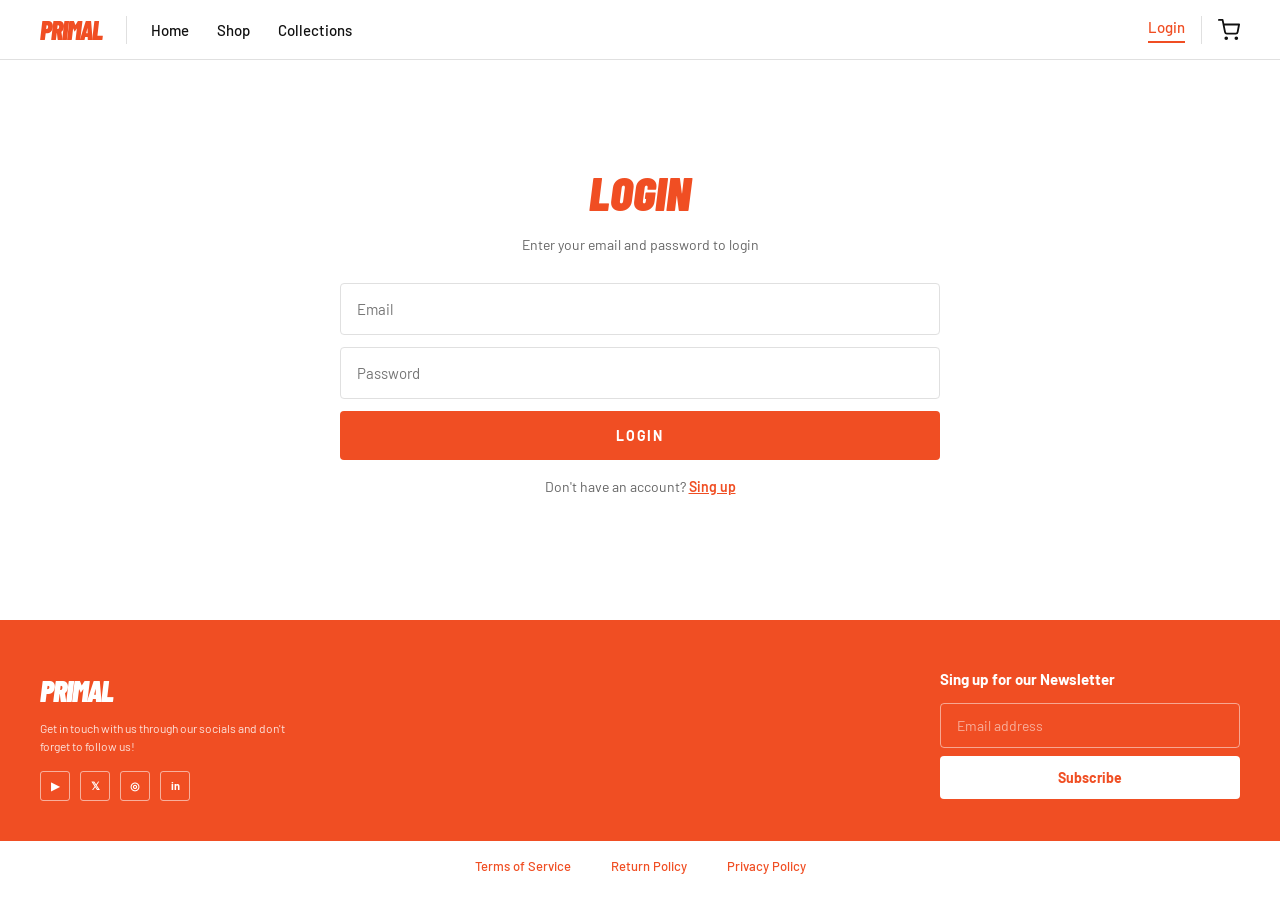
<file: add-product.html>
<!DOCTYPE html>
<html lang="nl">
<head>
  <meta charset="UTF-8">
  <meta name="viewport" content="width=device-width, initial-scale=1.0">
  <title>Add Product – PRIMAL</title>
  <link rel="preconnect" href="https://fonts.googleapis.com">
  <link href="https://fonts.googleapis.com/css2?family=Barlow+Condensed:ital,wght@0,400;0,700;0,900;1,900&family=Barlow:wght@400;500;600;700&display=swap" rel="stylesheet">
  <link rel="stylesheet" href="style.css">
</head>
<body>

  <div id="navbar-placeholder"></div>

  <main>
    <section class="addprod-page" aria-label="Product toevoegen">
      <div class="addprod-box">

        <h1>Add product</h1>

        <div class="form-group">
          <label for="prod-name" class="form-label">Product name</label>
          <input type="text" id="prod-name" class="form-input" placeholder="bijv. Star Hoodie" aria-label="Productnaam" required>
        </div>

        <div class="form-group">
          <label for="prod-desc" class="form-label">Product description</label>
          <textarea id="prod-desc" class="form-input" placeholder="Omschrijf het product..." aria-label="Productomschrijving" required></textarea>
        </div>

        <div class="form-group">
          <label for="prod-price" class="form-label">Product price in euros</label>
          <input type="number" id="prod-price" class="form-input" placeholder="bijv. 69" min="1" step="1" aria-label="Prijs in euro" required>
        </div>

        <div class="form-group">
          <label class="form-label">Primary image</label>

          <label for="file-input" class="img-upload-label">
            <svg width="18" height="18" viewBox="0 0 24 24" fill="none" stroke="currentColor" stroke-width="2" stroke-linecap="round" stroke-linejoin="round">
              <rect x="3" y="3" width="18" height="18" rx="2"/><circle cx="8.5" cy="8.5" r="1.5"/>
              <polyline points="21 15 16 10 5 21"/>
            </svg>
            Add image
          </label>
          <input type="file" id="file-input" accept="image/*" onchange="onFileSelect(event)">

          <input type="url" id="img-url" class="form-input img-url-input"
                 placeholder="Of plak een afbeelding-URL"
                 aria-label="Afbeelding URL"
                 oninput="onUrlInput()">

          <img id="img-preview" src="" alt="Voorvertoning afbeelding">
        </div>

        <p class="form-err" id="form-err" role="alert"></p>

        <button class="btn-addprod" onclick="handleAddProduct()">ADD PRODUCT</button>

        <p class="form-ok" id="form-ok" role="status">Product succesvol toegevoegd! Je wordt doorgestuurd naar de shop...</p>

      </div>
    </section>
  </main>

  <div id="footer-placeholder"></div>

  <script src="script.js"></script>
  <script src="components.js"></script>
  <script>
    let imageData = null; 

    function onFileSelect(e) {
      const file = e.target.files[0];
      if (!file) return;
      const reader = new FileReader();
      reader.onload = ev => {
        imageData = ev.target.result;
        showPreview(imageData);
        document.getElementById('img-url').value = '';
      };
      reader.readAsDataURL(file);
    }

    function onUrlInput() {
      const url = document.getElementById('img-url').value.trim();
      imageData = url || null;
      if (url) showPreview(url);
      else document.getElementById('img-preview').style.display = 'none';
    }

    function showPreview(src) {
      const el = document.getElementById('img-preview');
      el.src = src;
      el.style.display = 'block';
      el.onerror = () => { el.style.display = 'none'; showToast('Afbeelding kon niet worden geladen.'); };
    }

    function handleAddProduct() {
      const name  = document.getElementById('prod-name').value.trim();
      const desc  = document.getElementById('prod-desc').value.trim();
      const price = parseFloat(document.getElementById('prod-price').value);
      const errEl = document.getElementById('form-err');
      const okEl  = document.getElementById('form-ok');

      errEl.classList.remove('show');
      okEl.classList.remove('show');

      if (!name)             { errEl.textContent = 'Voer een productnaam in.';   errEl.classList.add('show'); return; }
      if (!desc)             { errEl.textContent = 'Voer een omschrijving in.'; errEl.classList.add('show'); return; }
      if (!price || price<1) { errEl.textContent = 'Voer een geldige prijs in.'; errEl.classList.add('show'); return; }

      const image = imageData ||
        `https://placehold.co/600x800/f5f5f5/aaa?text=${encodeURIComponent(name)}`;

      const userProds = lsGet('primal_user_products', []);
      const maxId     = userProds.reduce((m, p) => Math.max(m, p.id), 100);

      const newProd = {
        id:          maxId + 1,
        name:        name,
        color:       '',
        price:       price,
        image:       image,
        description: desc,
        category:    'other',
        sizes:       ['S', 'M', 'L', 'XL'],
        addedAt:     Date.now() 
      };

      userProds.push(newProd);
      lsSet('primal_user_products', userProds);

      okEl.classList.add('show');
      setTimeout(() => { window.location.href = 'shop.html'; }, 1500);
    }

    document.addEventListener('DOMContentLoaded', () => {
      injectNavbar('');
      injectFooter();
      updateNavAuth();
      updateCartBadge();
      initMobileMenu();

      if (!getCurrentUser()) {
        window.location.href = 'login.html';
      }
    });
  </script>
</body>
</html>
</file>
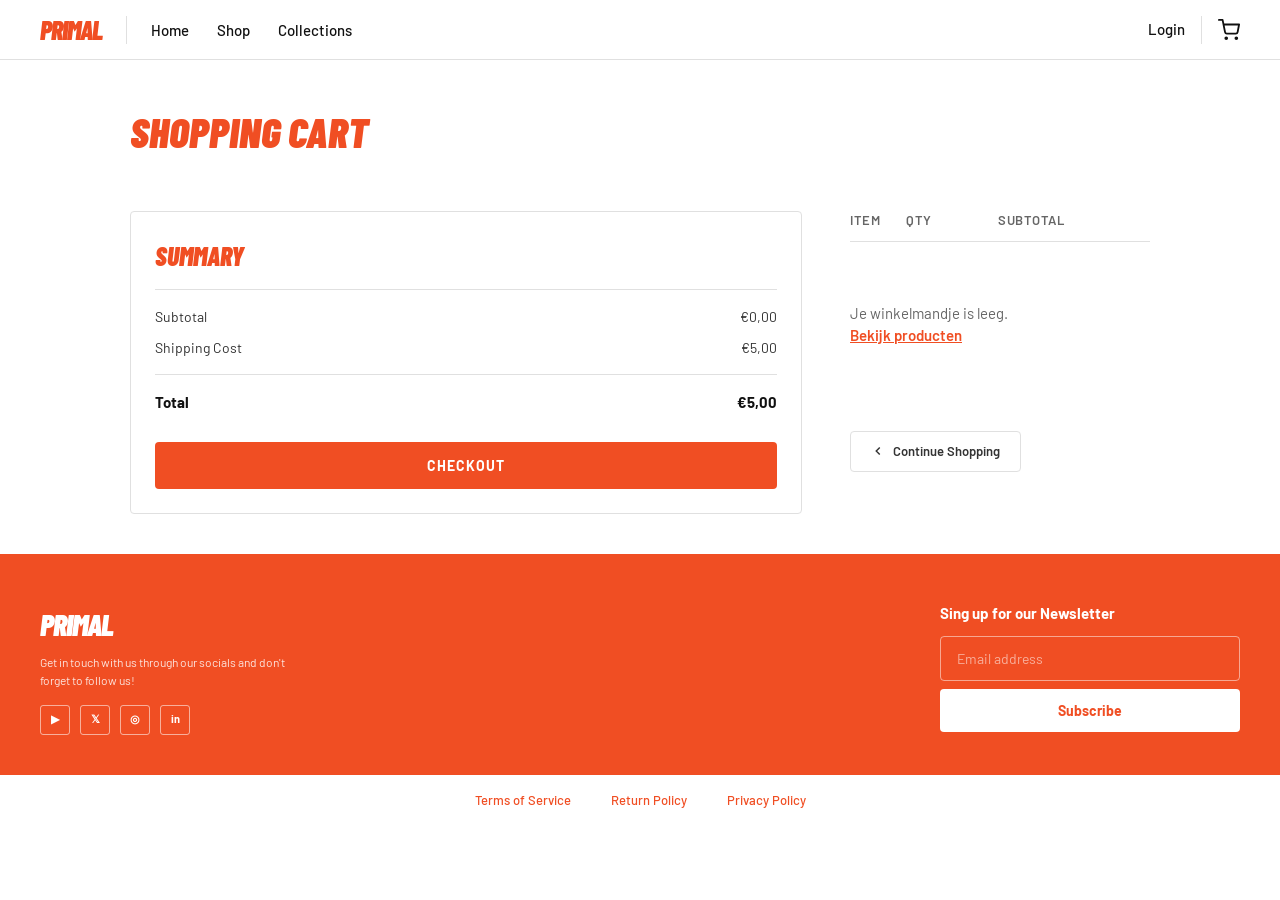
<file: cart.html>
<!DOCTYPE html>
<html lang="nl">
<head>
<meta charset="UTF-8">
<meta name="viewport" content="width=device-width, initial-scale=1.0">
<title>Shopping Cart – PRIMAL</title>
<link rel="preconnect" href="https://fonts.googleapis.com">
<link href="https://fonts.googleapis.com/css2?family=Barlow+Condensed:ital,wght@0,400;0,700;0,900;1,900&family=Barlow:wght@400;500;600;700&display=swap" rel="stylesheet">
<link rel="stylesheet" href="style.css">
</head>
<body>

  <div id="navbar-placeholder"></div>

  <main>
    <div class="cart-wrap">

      <h1 class="cart-heading">Shopping Cart</h1>

      <div>
        <div class="cart-head" role="row">
          <span>Item</span>
          <span>Qty</span>
          <span>Subtotal</span>
          <span></span>
        </div>

        <div id="cart-items"></div>

        <a href="shop.html" class="btn-continue" aria-label="Verder winkelen">
          <svg width="14" height="14" viewBox="0 0 24 24" fill="none" stroke="currentColor" stroke-width="2.5"><polyline points="15 18 9 12 15 6"/></svg>
          Continue Shopping
        </a>
      </div>

      <div class="cart-summary" aria-label="Besteloverzicht">
        <h2>Summary</h2>

        <div class="sum-row">
          <span>Subtotal</span>
          <span id="sum-sub">€0,00</span>
        </div>

        <div class="sum-row">
          <span>Shipping Cost</span>
          <span>€5,00</span>
        </div>

        <div class="sum-row sum-row--total">
          <span>Total</span>
          <span id="sum-total">€5,00</span>
        </div>

        <button class="btn-checkout" onclick="showToast('Checkout binnenkort beschikbaar!')">
          Checkout
        </button>
      </div>

    </div>
  </main>

  <div id="footer-placeholder"></div>

  <script src="script.js"></script>
  <script src="components.js"></script>
  <script>
    const SHIP = 5; 

    function fmt(n) {
      return `€${n.toFixed(2).replace('.', ',')}`;
    }

    function renderCart() {
      const cart = getCart();
      const container = document.getElementById('cart-items');
      container.innerHTML = '';

      if (cart.length === 0) {
        container.innerHTML = `
          <div class="cart-empty">
            <p>Je winkelmandje is leeg.</p>
            <a href="shop.html">Bekijk producten</a>
          </div>`;
        document.getElementById('sum-sub').textContent   = '€0,00';
        document.getElementById('sum-total').textContent = fmt(SHIP);
        return;
      }

      let subtotal = 0;

      cart.forEach((item, i) => {
        const rowTotal = item.price * item.qty;
        subtotal += rowTotal;

        const fullName = item.color
          ? `${item.name} – ${item.color}`.toUpperCase()
          : item.name.toUpperCase();

        const row = document.createElement('div');
        row.className = 'cart-row';
        row.setAttribute('role', 'row');
        row.innerHTML = `
          <!-- Productafbeelding -->
          <div class="cart-row__img">
            <img src="${item.image}" alt="${item.name}" loading="lazy"
                 onerror="this.src='https://placehold.co/90x90/f5f5f5/aaa?text=IMG'">
          </div>
          <!-- Naam + maat -->
          <div>
            <p class="cart-row__name">${fullName}</p>
            <p class="cart-row__size">Size ${item.size}</p>
          </div>
          <!-- Aantal -->
          <div class="cart-row__qty">${item.qty}</div>
          <!-- Subtotaal -->
          <div class="cart-row__sub">€${rowTotal}</div>
          <!-- Verwijderknop -->
          <button class="cart-row__rm" onclick="removeItem(${i})" aria-label="${item.name} verwijderen">×</button>
        `;
        container.appendChild(row);
      });

      document.getElementById('sum-sub').textContent   = fmt(subtotal);
      document.getElementById('sum-total').textContent = fmt(subtotal + SHIP);
    }

    function removeItem(index) {
      removeFromCart(index);
      renderCart();
    }

    document.addEventListener('DOMContentLoaded', () => {
      injectNavbar('');
      injectFooter();
      updateNavAuth();
      updateCartBadge();
      initMobileMenu();
      renderCart();
    });
  </script>
</body>
</html>
</file>
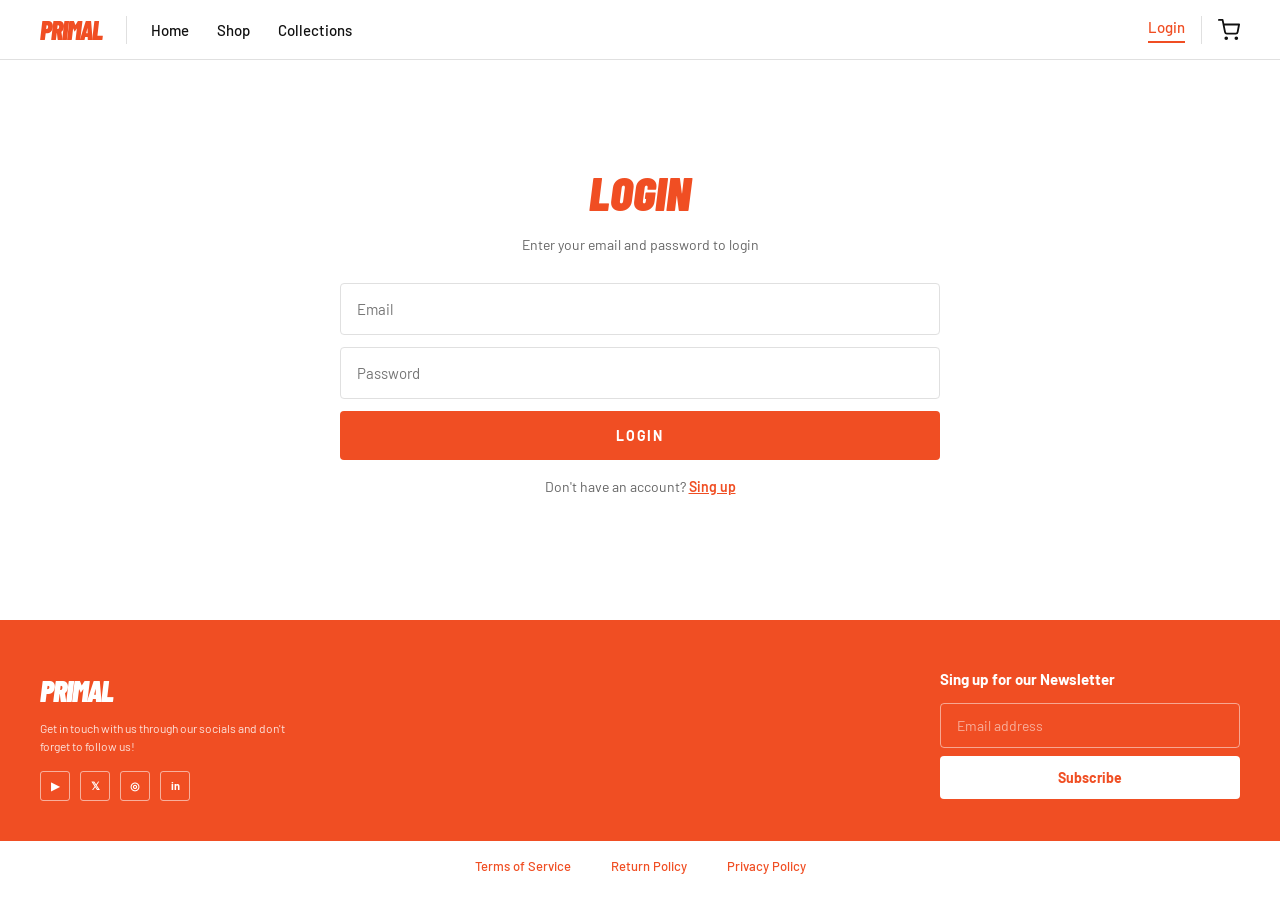
<file: login.html>
<!DOCTYPE html>
<html lang="nl">
<head>
<meta charset="UTF-8">
<meta name="viewport" content="width=device-width, initial-scale=1.0">
<title>Login – PRIMAL</title>
<link rel="preconnect" href="https://fonts.googleapis.com">
<link href="https://fonts.googleapis.com/css2?family=Barlow+Condensed:ital,wght@0,400;0,700;0,900;1,900&family=Barlow:wght@400;500;600;700&display=swap" rel="stylesheet">
<link rel="stylesheet" href="style.css">
</head>
<body>

  <div id="navbar-placeholder"></div>

  <main>
    <section class="auth-page" aria-label="Inlogformulier">
      <div class="auth-box">

        <h1>Login</h1>
        <p>Enter your email and password to login</p>

        <input type="email"    id="email"    class="auth-input" placeholder="Email"    autocomplete="email"            aria-label="E-mailadres" required>
        <input type="password" id="password" class="auth-input" placeholder="Password" autocomplete="current-password" aria-label="Wachtwoord"  required>

        <p class="auth-err" id="err" role="alert"></p>

        <button class="btn-auth" onclick="handleLogin()">LOGIN</button>

        <p class="auth-switch">Don't have an account? <a href="signup.html">Sing up</a></p>

      </div>
    </section>
  </main>

  <div id="footer-placeholder"></div>

  <script src="script.js"></script>
  <script src="components.js"></script>
  <script>

    function handleLogin() {
      const email    = document.getElementById('email').value.trim();
      const password = document.getElementById('password').value;
      const err      = document.getElementById('err');
      err.classList.remove('show');

      if (!email || !password) {
        err.textContent = 'Vul alle velden in.';
        err.classList.add('show');
        return;
      }

      const users = lsGet('primal_users', []);
      const user  = users.find(u => u.email === email && u.password === password);

      if (!user) {
        err.textContent = 'Onjuist e-mailadres of wachtwoord.';
        err.classList.add('show');
        return;
      }

      lsSet('primal_current_user', email);
      window.location.href = 'index.html';
    }

    document.addEventListener('keydown', e => { if (e.key === 'Enter') handleLogin(); });

    document.addEventListener('DOMContentLoaded', () => {
      injectNavbar('login');
      injectFooter();
      updateNavAuth();
      updateCartBadge();
      initMobileMenu();
      if (getCurrentUser()) window.location.href = 'index.html';
    });
  </script>
</body>
</html>
</file>
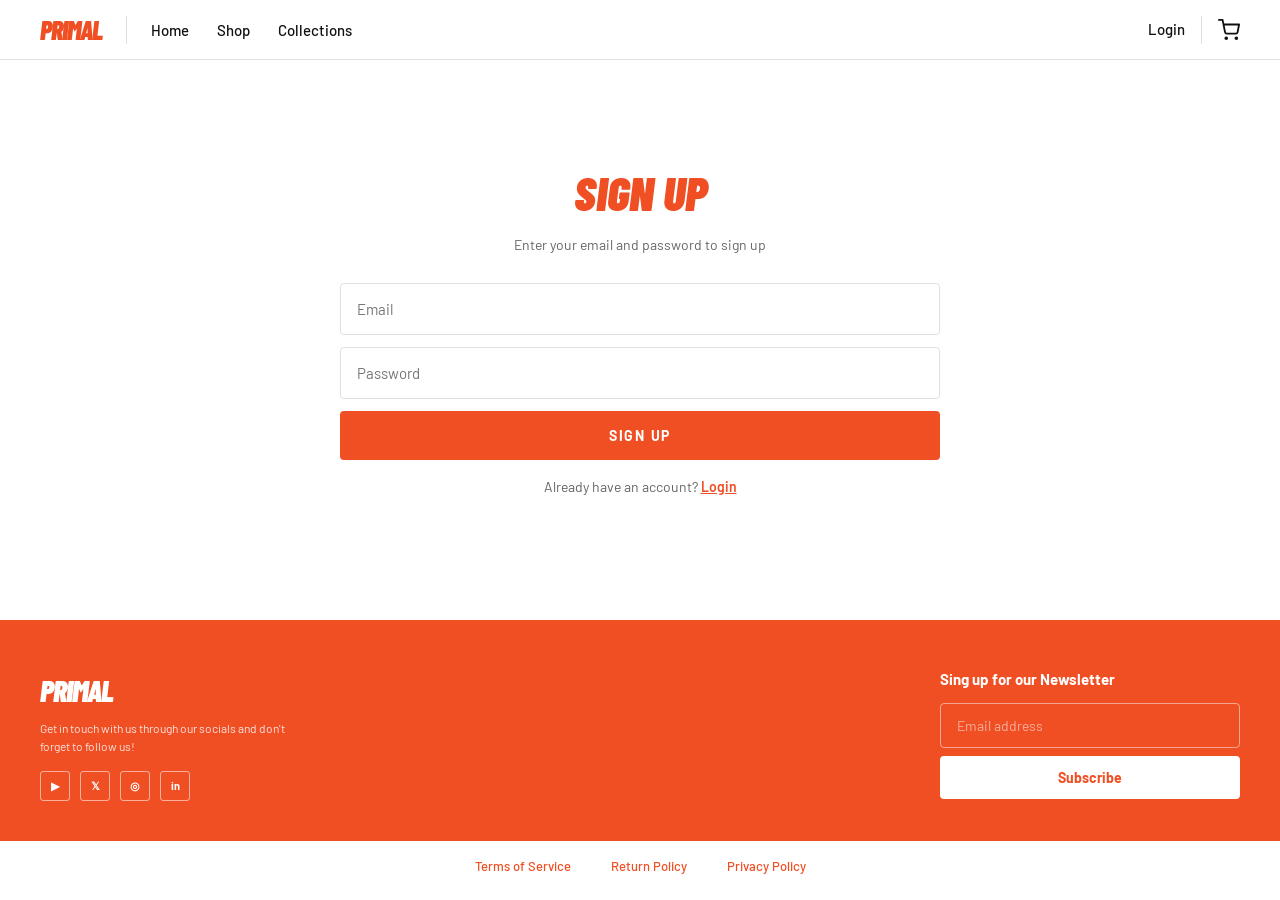
<file: signup.html>
<!DOCTYPE html>
<html lang="nl">
<head>
<meta charset="UTF-8">
<meta name="viewport" content="width=device-width, initial-scale=1.0">
<title>Sign Up – PRIMAL</title>
<link rel="preconnect" href="https://fonts.googleapis.com">
<link href="https://fonts.googleapis.com/css2?family=Barlow+Condensed:ital,wght@0,400;0,700;0,900;1,900&family=Barlow:wght@400;500;600;700&display=swap" rel="stylesheet">
<link rel="stylesheet" href="style.css">
</head>
<body>

  <div id="navbar-placeholder"></div>

  <main>
    <section class="auth-page" aria-label="Registratieformulier">
      <div class="auth-box">

        <h1>Sign Up</h1>
        <p>Enter your email and password to sign up</p>

        <input type="email"    id="email"    class="auth-input" placeholder="Email"    autocomplete="email"       aria-label="E-mailadres" required>
        <input type="password" id="password" class="auth-input" placeholder="Password" autocomplete="new-password" aria-label="Wachtwoord"  required>

        <p class="auth-err" id="err" role="alert"></p>

        <button class="btn-auth" onclick="handleSignUp()">SIGN UP</button>

        <p class="auth-switch">Already have an account? <a href="login.html">Login</a></p>

      </div>
    </section>
  </main>

  <div id="footer-placeholder"></div>

  <script src="script.js"></script>
  <script src="components.js"></script>
  <script>

    function handleSignUp() {
      const email    = document.getElementById('email').value.trim();
      const password = document.getElementById('password').value;
      const err      = document.getElementById('err');
      err.classList.remove('show');

      if (!email || !password) {
        err.textContent = 'Vul alle velden in.';
        err.classList.add('show');
        return;
      }
      if (!email.includes('@') || !email.includes('.')) {
        err.textContent = 'Voer een geldig e-mailadres in.';
        err.classList.add('show');
        return;
      }
      if (password.length < 6) {
        err.textContent = 'Wachtwoord moet minimaal 6 tekens bevatten.';
        err.classList.add('show');
        return;
      }

      const users = lsGet('primal_users', []);

      if (users.some(u => u.email === email)) {
        err.textContent = 'Dit e-mailadres is al geregistreerd.';
        err.classList.add('show');
        return;
      }

      users.push({ email, password });
      lsSet('primal_users', users);

      showToast('Account aangemaakt! Je wordt doorgestuurd naar de loginpagina.');
      setTimeout(() => { window.location.href = 'login.html'; }, 1200);
    }

    document.addEventListener('keydown', e => { if (e.key === 'Enter') handleSignUp(); });

    document.addEventListener('DOMContentLoaded', () => {
      injectNavbar('');
      injectFooter();
      updateNavAuth();
      updateCartBadge();
      initMobileMenu();
      if (getCurrentUser()) window.location.href = 'index.html';
    });
  </script>
</body>
</html>
</file>
<file: style.css>
:root {
  --red:        #f04e23;
  --red-dark:   #d43d15;
  --black:      #111111;
  --white:      #ffffff;
  --grey-bg:    #f5f5f5;
  --grey-border:#e0e0e0;
  --grey-text:  #666666;
  --grey-dark:  #333333;
  --font-head:  'Barlow Condensed', 'Arial Narrow', Arial, sans-serif;
  --font-body:  'Barlow', Arial, sans-serif;
  --ease:       0.2s ease;
}

/* Reset */
*, *::before, *::after { box-sizing: border-box; margin: 0; padding: 0; }
html { scroll-behavior: smooth; }
body { font-family: var(--font-body); color: var(--black); background: var(--white); line-height: 1.5; }
img { max-width: 100%; display: block; }
a { color: inherit; text-decoration: none; }
ul { list-style: none; }
button { cursor: pointer; border: none; background: none; font-family: inherit; }
input, textarea { font-family: inherit; }

/* NAVBAR */
.navbar {
  display: flex;
  align-items: center;
  padding: 0 40px;
  height: 60px;
  background: var(--white);
  border-bottom: 1px solid var(--grey-border);
  position: sticky;
  top: 0;
  z-index: 200;
}

.navbar__logo-text {
  font-family: var(--font-head);
  font-size: 26px;
  font-weight: 900;
  font-style: italic;
  color: var(--red);
  letter-spacing: -1px;
  text-transform: uppercase;
}

.navbar__div {
  width: 1px;
  height: 28px;
  background: var(--grey-border);
  margin: 0 24px;
}

.navbar__links {
  display: flex;
  gap: 28px;
  flex: 1;
}

.navbar__links a {
  font-size: 15px;
  font-weight: 500;
  color: var(--black);
  padding-bottom: 4px;
  border-bottom: 2px solid transparent;
  transition: border-color var(--ease);
}

.navbar__links a.active,
.navbar__links a:hover {
  border-bottom-color: var(--red);
}

.navbar__right {
  display: flex;
  align-items: center;
  gap: 16px;
  margin-left: auto;
}

.nav-login-link {
  font-size: 15px;
  font-weight: 500;
  color: var(--black);
  transition: color var(--ease);
}
.nav-login-link:hover { color: var(--red); }
.nav-login-link.active {
  color: var(--red);
  border-bottom: 2px solid var(--red);
  padding-bottom: 2px;
}

.navbar__right-div {
  width: 1px;
  height: 28px;
  background: var(--grey-border);
}

.nav-cart-btn {
  position: relative;
  display: flex;
  align-items: center;
  color: var(--black);
  transition: color var(--ease);
}
.nav-cart-btn:hover { color: var(--red); }

.cart-badge {
  position: absolute;
  top: -7px;
  right: -9px;
  background: var(--red);
  color: var(--white);
  font-size: 10px;
  font-weight: 700;
  width: 18px;
  height: 18px;
  border-radius: 50%;
  display: none;
  align-items: center;
  justify-content: center;
}

.nav-add-btn {
  display: none;
  align-items: center;
  color: var(--red);
  transition: opacity var(--ease);
}
.nav-add-btn:hover { opacity: 0.75; }

.nav-hamburger {
  display: none;
  flex-direction: column;
  gap: 5px;
  margin-left: auto;
  padding: 4px;
}
.nav-hamburger span {
  display: block;
  width: 22px;
  height: 2px;
  background: var(--black);
  border-radius: 2px;
}

.navbar__mobile {
  display: none;
  position: absolute;
  top: 60px;
  left: 0; right: 0;
  background: var(--white);
  border-bottom: 1px solid var(--grey-border);
  padding: 16px 24px;
  z-index: 199;
}
.navbar__mobile.open { display: block; }
.navbar__mobile a {
  display: block;
  padding: 10px 0;
  font-size: 15px;
  font-weight: 500;
  border-bottom: 1px solid var(--grey-border);
}
.navbar__mobile a:last-child { border-bottom: none; }

/* HOME */
.hero {
  display: grid;
  grid-template-columns: 2fr 1fr;
  height: 460px;
}

.hero__left {
  position: relative;
  overflow: hidden;
  background: #1e1e1e;
}
.hero__left img {
  width: 100%; height: 100%;
  object-fit: cover;
  opacity: 1;
}
.hero__left-text {
  position: absolute;
  bottom: 36px;
  left: 36px;
  right: 36px;
}
.hero__left-text h1 {
  font-family: 'Barlow', Arial, sans-serif;
  font-size: 56px;
  font-weight: 900;
  font-style: normal;
  text-transform: none;
  line-height: 1.05;
  letter-spacing: -0.5px;
  color: transparent;
  -webkit-text-stroke: 3px var(--white);
  paint-order: stroke fill;
}
.hero__left-text p {
  font-family: 'Barlow', Arial, sans-serif;
  font-size: 17px;
  color: var(--white);
  margin-top: 10px;
  font-weight: 600;
  letter-spacing: 0.01em;
}

.hero__right {
  display: flex;
  flex-direction: column;
}

.hero__banner {
  flex: 1;
  position: relative;
  overflow: hidden;
  background: #555;
  display: block;
}
.hero__banner img {
  width: 100%; height: 100%;
  object-fit: cover;
  transition: transform 0.35s ease;
}
.hero__banner:hover img { transform: scale(1.05); }

.hero__banner-label {
  position: absolute;
  bottom: 18px;
  left: 20px;
  display: flex;
  align-items: center;
  gap: 10px;
  color: var(--white);
  font-size: 20px;
  font-weight: 700;
  text-shadow: 0 1px 4px rgba(0,0,0,0.5);
}
.banner-arrow {
  width: 28px; height: 28px;
  border: 2px solid var(--white);
  border-radius: 50%;
  display: flex; align-items: center; justify-content: center;
  font-size: 13px;
}

/* PRODUCT GRID */
.product-grid {
  display: grid;
  grid-template-columns: repeat(4, 1fr);
  gap: 16px;
}

.product-card { cursor: pointer; }

.product-card__img {
  aspect-ratio: 3 / 4;
  overflow: hidden;
  background: var(--grey-bg);
  margin-bottom: 10px;
}
.product-card__img img {
  width: 100%; height: 100%;
  object-fit: cover;
  transition: transform 0.35s ease;
}
.product-card:hover .product-card__img img { transform: scale(1.04); }

.product-card__name {
  font-size: 12px;
  font-weight: 700;
  text-transform: uppercase;
  letter-spacing: 0.04em;
  margin-bottom: 3px;
  color: var(--black);
  line-height: 1.3;
}

.product-card__price {
  font-size: 13px;
  color: var(--red);
  font-weight: 600;
}

/* FOOTER */
footer {
  background: var(--red);
  color: var(--white);
  padding: 48px 40px 0;
}

.footer__top {
  display: flex;
  justify-content: space-between;
  align-items: flex-start;
  gap: 40px;
  flex-wrap: wrap;
  padding-bottom: 40px;
}

.footer__logo {
  font-family: var(--font-head);
  font-size: 30px;
  font-weight: 900;
  font-style: italic;
  color: var(--white);
  text-transform: uppercase;
  letter-spacing: -1px;
  display: block;
  margin-bottom: 6px;
}
.footer__tagline {
  font-size: 12px;
  opacity: 0.85;
  margin-bottom: 16px;
  max-width: 260px;
}

.footer__socials {
  display: flex;
  gap: 10px;
}
.social-icon {
  width: 30px; height: 30px;
  border: 1.5px solid rgba(255,255,255,0.55);
  border-radius: 3px;
  display: flex; align-items: center; justify-content: center;
  color: var(--white);
  font-size: 11px;
  font-weight: 700;
  transition: border-color var(--ease), background var(--ease);
  text-decoration: none;
}
.social-icon:hover { border-color: var(--white); background: rgba(255,255,255,0.15); }

.footer__newsletter h3 {
  font-size: 15px;
  font-weight: 700;
  margin-bottom: 12px;
}
.footer__newsletter input {
  display: block;
  width: 300px;
  padding: 13px 16px;
  border: 1.5px solid rgba(255,255,255,0.5);
  border-radius: 4px;
  background: transparent;
  color: var(--white);
  font-size: 14px;
  margin-bottom: 8px;
  outline: none;
  transition: border-color var(--ease);
}
.footer__newsletter input::placeholder { color: rgba(255,255,255,0.55); }
.footer__newsletter input:focus { border-color: var(--white); }
.footer__newsletter button {
  display: block;
  width: 300px;
  padding: 13px;
  background: var(--white);
  color: var(--red);
  font-weight: 700;
  font-size: 14px;
  border-radius: 4px;
  transition: opacity var(--ease);
}
.footer__newsletter button:hover { opacity: 0.9; }

.footer__bottom {
  background: var(--white);
  display: flex;
  justify-content: center;
  gap: 40px;
  padding: 16px 40px;
  margin: 0 -40px;
}
.footer__bottom a {
  font-size: 13px;
  color: var(--red);
  font-weight: 500;
  transition: opacity var(--ease);
}
.footer__bottom a:hover { opacity: 0.7; }

/* SHOP PAGE */
.shop-banner {
  position: relative;
  height: 200px;
  overflow: hidden;
  background: #1e1e1e;
}
.shop-banner img { width: 100%; height: 100%; object-fit: cover; opacity: 0.65; }
.shop-banner__text {
  position: absolute;
  bottom: 28px;
  left: 40px;
}
.shop-banner__text h1 {
  font-family: var(--font-head);
  font-size: 46px;
  font-weight: 900;
  font-style: italic;
  color: var(--white);
  text-transform: uppercase;
}

.shop-bar {
  display: flex;
  justify-content: space-between;
  align-items: center;
  padding: 24px 40px 16px;
}
.shop-bar__count {
  font-family: var(--font-head);
  font-size: 22px;
  font-weight: 700;
}
.shop-bar__sort { display: flex; gap: 8px; }

.sort-btn {
  display: flex;
  align-items: center;
  gap: 6px;
  padding: 8px 14px;
  border: 1.5px solid var(--red);
  border-radius: 4px;
  font-size: 12px;
  font-weight: 600;
  color: var(--grey-dark);
  background: var(--white);
  transition: background var(--ease), color var(--ease);
}
.sort-btn:hover, .sort-btn.active { background: var(--red); color: var(--white); }

.shop-grid-wrap { padding: 0 40px 64px; }

/* PRODUCT DETAIL PAGE */
.detail-wrap {
  display: grid;
  grid-template-columns: 110px 1fr 1fr;
  gap: 28px;
  padding: 40px;
  max-width: 1100px;
  margin: 0 auto;
}

.detail-thumbs {
  display: flex;
  flex-direction: column;
  gap: 10px;
}
.thumb {
  width: 100px; height: 100px;
  overflow: hidden;
  background: var(--grey-bg);
  border: 2px solid transparent;
  cursor: pointer;
  transition: border-color var(--ease);
}
.thumb img { width: 100%; height: 100%; object-fit: cover; }
.thumb:hover, .thumb.active { border-color: var(--red); }

.detail-main-img { height: 530px; overflow: hidden; background: var(--grey-bg); }
.detail-main-img img { width: 100%; height: 100%; object-fit: cover; }

.detail-info h1 {
  font-family: var(--font-head);
  font-size: 26px;
  font-weight: 900;
  text-transform: uppercase;
  letter-spacing: 0.02em;
  margin-bottom: 10px;
}
.detail-info .desc {
  font-size: 14px;
  color: var(--grey-text);
  line-height: 1.65;
  margin-bottom: 22px;
}
.detail-price {
  font-family: var(--font-head);
  font-size: 50px;
  font-weight: 900;
  color: var(--red);
  margin-bottom: 24px;
  line-height: 1;
}
.size-title {
  font-size: 14px;
  font-weight: 700;
  text-transform: uppercase;
  letter-spacing: 0.05em;
  margin-bottom: 10px;
}
.size-row {
  display: flex;
  gap: 8px;
  flex-wrap: wrap;
  margin-bottom: 28px;
}
.size-btn {
  width: 52px; height: 52px;
  border: 1.5px solid var(--grey-border);
  border-radius: 4px;
  font-size: 14px;
  font-weight: 600;
  color: var(--grey-dark);
  background: var(--white);
  transition: all var(--ease);
}
.size-btn:hover, .size-btn.selected {
  background: var(--red);
  border-color: var(--red);
  color: var(--white);
}

.btn-cart {
  width: 100%;
  padding: 18px;
  background: var(--red);
  color: var(--white);
  font-size: 15px;
  font-weight: 700;
  text-transform: uppercase;
  letter-spacing: 0.1em;
  border-radius: 4px;
  display: flex;
  align-items: center;
  justify-content: center;
  gap: 10px;
  transition: background var(--ease);
}
.btn-cart:hover { background: var(--red-dark); }

/* CART PAGE */
.cart-wrap {
  display: grid;
  grid-template-columns: 1fr 300px;
  gap: 48px;
  padding: 40px;
  max-width: 1100px;
  margin: 0 auto;
}
.cart-heading {
  font-family: var(--font-head);
  font-size: 42px;
  font-weight: 900;
  font-style: italic;
  color: var(--red);
  text-transform: uppercase;
  grid-column: 1 / -1;
}
.cart-head {
  display: grid;
  grid-template-columns: 1fr 80px 100px 40px;
  padding-bottom: 10px;
  border-bottom: 1px solid var(--grey-border);
  font-size: 13px;
  color: var(--grey-text);
  font-weight: 600;
  text-transform: uppercase;
  letter-spacing: 0.04em;
  gap: 12px;
}
.cart-row {
  display: grid;
  grid-template-columns: 90px 1fr 80px 100px 40px;
  align-items: center;
  gap: 16px;
  padding: 18px 0;
  border-bottom: 1px solid var(--grey-bg);
}
.cart-row__img { width: 90px; height: 90px; overflow: hidden; background: var(--grey-bg); }
.cart-row__img img { width: 100%; height: 100%; object-fit: cover; }
.cart-row__name { font-size: 13px; font-weight: 700; text-transform: uppercase; letter-spacing: 0.04em; margin-bottom: 3px; }
.cart-row__size { font-size: 12px; color: var(--grey-text); }
.cart-row__qty { font-size: 15px; font-weight: 500; text-align: center; }
.cart-row__sub { font-size: 15px; font-weight: 600; }
.cart-row__rm { font-size: 20px; color: var(--grey-text); transition: color var(--ease); text-align: center; cursor: pointer; background: none; border: none; }
.cart-row__rm:hover { color: var(--red); }

.cart-empty { padding: 60px 0; color: var(--grey-text); font-size: 15px; }
.cart-empty a { color: var(--red); text-decoration: underline; font-weight: 600; }

.btn-continue {
  display: inline-flex;
  align-items: center;
  gap: 8px;
  padding: 10px 20px;
  border: 1.5px solid var(--grey-border);
  border-radius: 4px;
  font-size: 13px;
  font-weight: 600;
  color: var(--grey-dark);
  margin-top: 24px;
  transition: border-color var(--ease), color var(--ease);
}
.btn-continue:hover { border-color: var(--red); color: var(--red); }

.cart-summary {
  border: 1px solid var(--grey-border);
  border-radius: 4px;
  padding: 24px;
  align-self: start;
  grid-row: 2;
}
.cart-summary h2 {
  font-family: var(--font-head);
  font-size: 26px;
  font-weight: 900;
  font-style: italic;
  color: var(--red);
  text-transform: uppercase;
  padding-bottom: 14px;
  border-bottom: 1px solid var(--grey-border);
  margin-bottom: 16px;
}
.sum-row {
  display: flex;
  justify-content: space-between;
  font-size: 14px;
  color: var(--grey-dark);
  margin-bottom: 10px;
}
.sum-row--total {
  font-size: 15px;
  font-weight: 700;
  color: var(--black);
  margin-top: 16px;
  padding-top: 16px;
  border-top: 1px solid var(--grey-border);
}
.btn-checkout {
  width: 100%;
  padding: 15px;
  background: var(--red);
  color: var(--white);
  font-size: 14px;
  font-weight: 700;
  text-transform: uppercase;
  letter-spacing: 0.08em;
  border-radius: 4px;
  margin-top: 18px;
  transition: background var(--ease);
}
.btn-checkout:hover { background: var(--red-dark); }

/* AUTH PAGES */
.auth-page {
  min-height: calc(100vh - 60px - 280px);
  display: flex;
  align-items: center;
  justify-content: center;
  padding: 60px 20px;
}
.auth-box { width: 100%; max-width: 600px; text-align: center; }
.auth-box h1 {
  font-family: var(--font-head);
  font-size: 48px;
  font-weight: 900;
  font-style: italic;
  color: var(--red);
  text-transform: uppercase;
  margin-bottom: 6px;
}
.auth-box > p { font-size: 14px; color: var(--grey-text); margin-bottom: 28px; }
.auth-input {
  display: block;
  width: 100%;
  padding: 16px;
  border: 1.5px solid var(--grey-border);
  border-radius: 4px;
  font-size: 15px;
  margin-bottom: 12px;
  outline: none;
  transition: border-color var(--ease);
  text-align: left;
  color: var(--black);
}
.auth-input:focus { border-color: var(--red); }
.auth-err { display: none; color: var(--red); font-size: 13px; text-align: left; margin: -6px 0 10px; }
.auth-err.show { display: block; }
.btn-auth {
  display: block;
  width: 100%;
  padding: 16px;
  background: var(--red);
  color: var(--white);
  font-size: 14px;
  font-weight: 700;
  text-transform: uppercase;
  letter-spacing: 0.12em;
  border-radius: 4px;
  margin-bottom: 16px;
  transition: background var(--ease);
}
.btn-auth:hover { background: var(--red-dark); }
.auth-switch { font-size: 14px; color: var(--grey-text); }
.auth-switch a { color: var(--red); font-weight: 600; text-decoration: underline; }

/* ADD PRODUCT PAGE */
.addprod-page {
  padding: 56px 40px 80px;
  display: flex;
  justify-content: center;
}
.addprod-box { width: 100%; max-width: 600px; }
.addprod-box h1 {
  font-family: var(--font-head);
  font-size: 48px;
  font-weight: 900;
  font-style: italic;
  color: var(--red);
  text-transform: uppercase;
  margin-bottom: 32px;
}
.form-group { margin-bottom: 18px; }
.form-label { display: block; font-size: 13px; font-weight: 600; color: var(--grey-dark); margin-bottom: 7px; }
.form-input {
  width: 100%;
  padding: 15px 16px;
  border: 1.5px solid var(--grey-border);
  border-radius: 4px;
  font-size: 15px;
  outline: none;
  transition: border-color var(--ease);
  color: var(--black);
}
.form-input:focus { border-color: var(--red); }
textarea.form-input { resize: vertical; min-height: 140px; }
.img-upload-label {
  display: flex;
  align-items: center;
  gap: 10px;
  width: 100%;
  padding: 15px 16px;
  border: 1.5px solid var(--grey-border);
  border-radius: 4px;
  font-size: 15px;
  color: var(--grey-text);
  cursor: pointer;
  transition: border-color var(--ease);
}
.img-upload-label:hover { border-color: var(--red); color: var(--red); }
#file-input { display: none; }
.img-url-input { margin-top: 10px; }
#img-preview {
  width: 100px; height: 100px;
  object-fit: cover;
  border: 1.5px solid var(--grey-border);
  border-radius: 4px;
  margin-top: 10px;
  display: none;
}
.btn-addprod {
  width: 100%;
  padding: 16px;
  background: var(--red);
  color: var(--white);
  font-size: 14px;
  font-weight: 700;
  text-transform: uppercase;
  letter-spacing: 0.12em;
  border-radius: 4px;
  margin-top: 8px;
  transition: background var(--ease);
}
.btn-addprod:hover { background: var(--red-dark); }
.form-err { display: none; color: var(--red); font-size: 13px; margin-bottom: 10px; }
.form-err.show { display: block; }
.form-ok { display: none; color: green; font-size: 13px; margin-top: 12px; font-weight: 600; }
.form-ok.show { display: block; }

/* TOAST */
.toast {
  position: fixed;
  bottom: 28px; right: 28px;
  background: var(--black);
  color: var(--white);
  padding: 13px 22px;
  border-radius: 4px;
  font-size: 14px;
  font-weight: 600;
  opacity: 0;
  transform: translateY(8px);
  transition: opacity 0.25s ease, transform 0.25s ease;
  z-index: 999;
  pointer-events: none;
}
.toast.show { opacity: 1; transform: translateY(0); }

/* RESPONSIVE */
@media (max-width: 960px) {
  .hero { grid-template-columns: 1fr; height: auto; }
  .hero__left { height: 300px; }
  .hero__right { flex-direction: row; height: 180px; }
  .product-grid { grid-template-columns: repeat(2, 1fr); }
  .detail-wrap { grid-template-columns: 1fr; padding: 20px; }
  .detail-thumbs { flex-direction: row; }
  .thumb { width: 72px; height: 72px; }
  .detail-main-img { height: 360px; }
  .cart-wrap { grid-template-columns: 1fr; padding: 20px; }
  .cart-summary { grid-row: auto; }
  .shop-bar, .shop-grid-wrap { padding-left: 20px; padding-right: 20px; }
  .best-sellers { padding: 36px 20px 48px; }
}

@media (max-width: 600px) {
  .navbar { padding: 0 16px; }
  .navbar__links, .navbar__div { display: none; }
  .nav-hamburger { display: flex; }
  .product-grid { grid-template-columns: repeat(2, 1fr); gap: 10px; }
  .hero__left-text h1 { font-size: 34px; }
  .hero__right { height: 150px; }
  footer { padding: 36px 20px 0; }
  .footer__bottom { margin: 0 -20px; padding: 16px 20px; }
  .footer__newsletter input, .footer__newsletter button { width: 100%; }
  .footer__top { flex-direction: column; gap: 28px; }
  .cart-head { display: none; }
  .cart-row { grid-template-columns: 70px 1fr auto auto; }
  .addprod-page { padding: 36px 20px 60px; }
}
</file>
